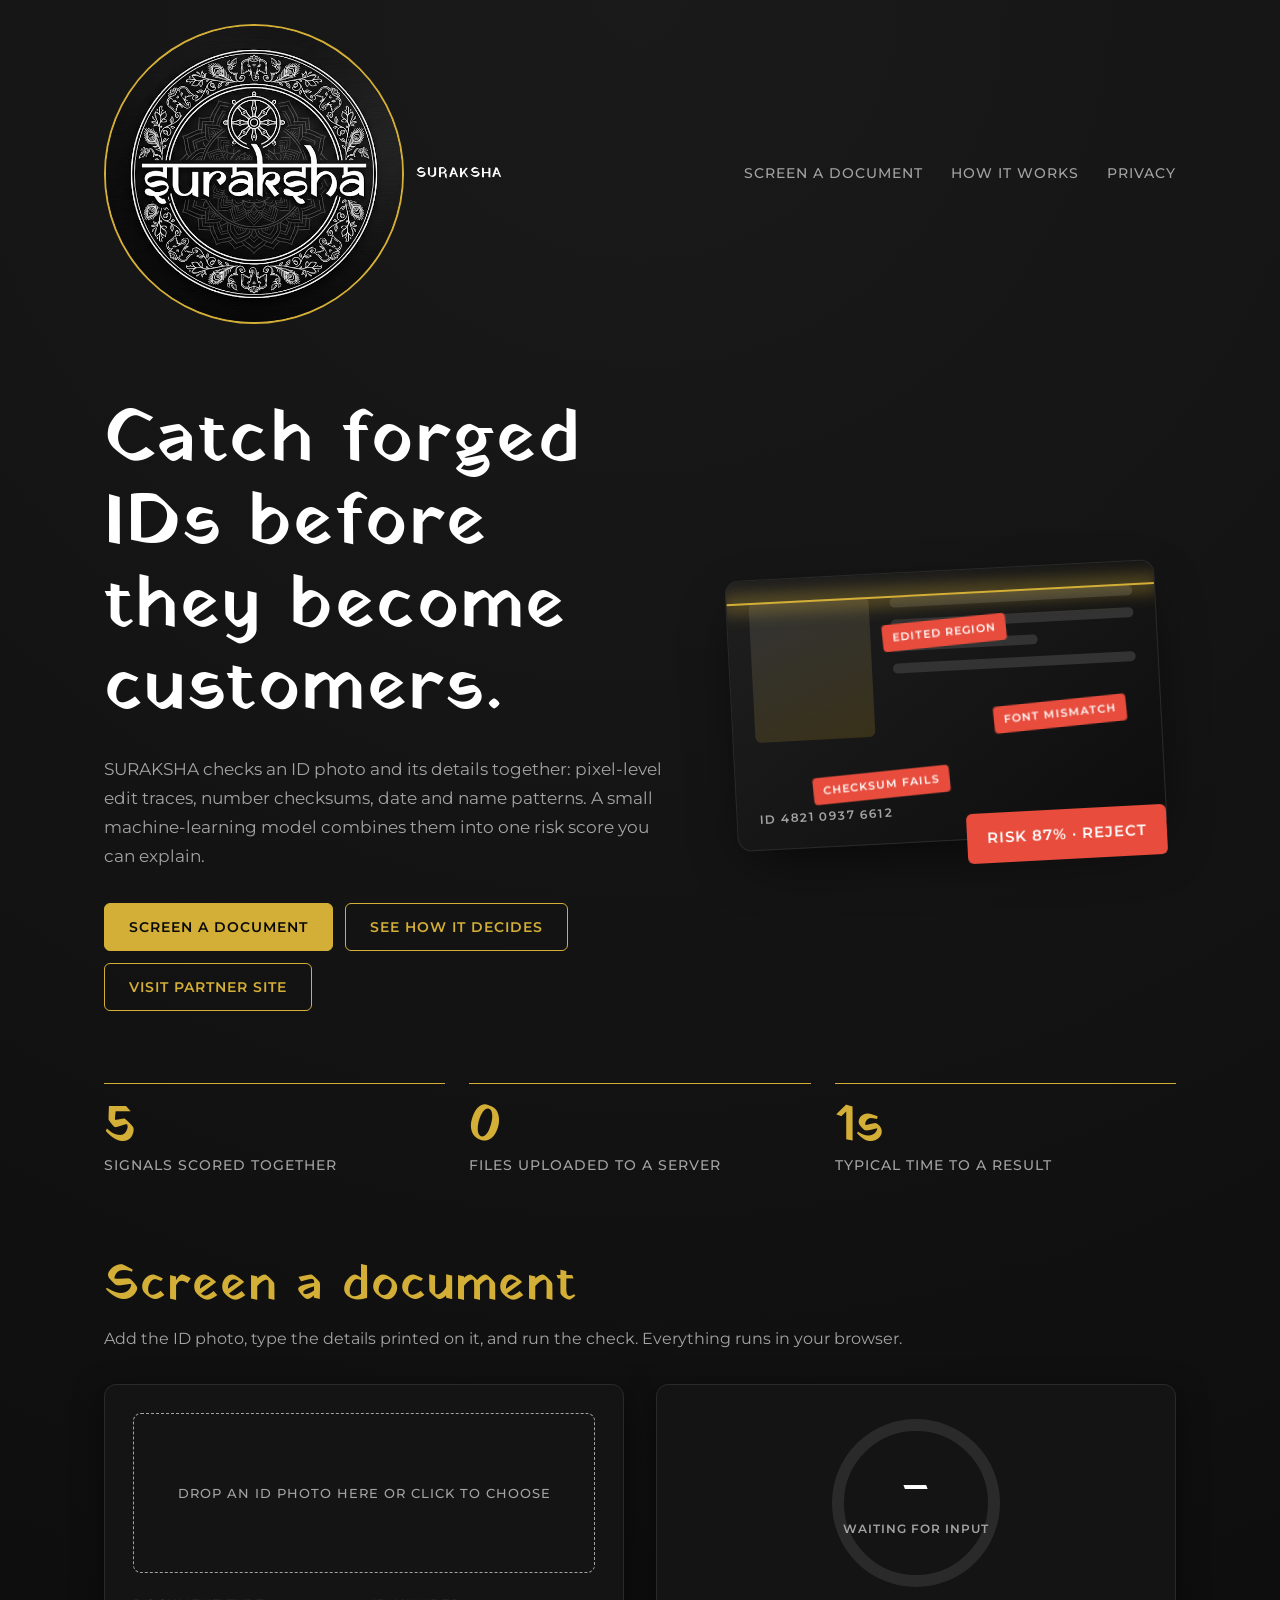
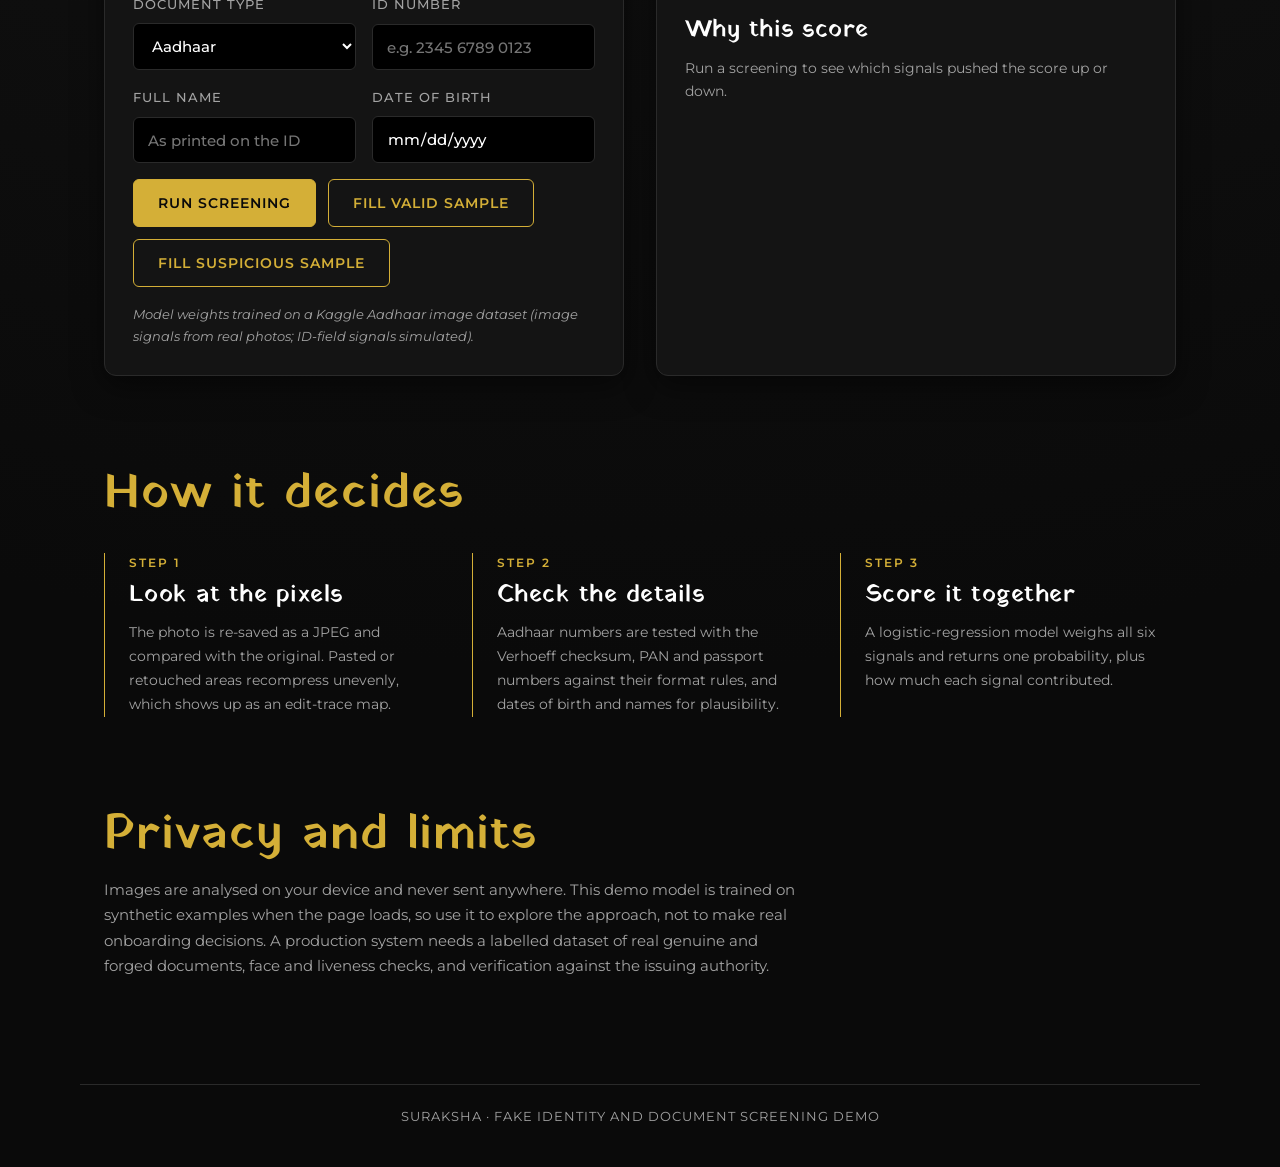
<file: index.html>
<!DOCTYPE html>
<html lang="en">
<head>
<meta charset="UTF-8">
<meta name="viewport" content="width=device-width, initial-scale=1, viewport-fit=cover">
<title>SURAKSHA — Fake identity & document screening</title>
<link rel="preconnect" href="https://fonts.googleapis.com">
<!-- Added Yatra One (Indian script style) for headings and Montserrat for clean paragraph text -->
<link rel="stylesheet" href="https://fonts.googleapis.com/css2?family=Montserrat:wght@400;500;600&family=Yatra+One&display=swap">
<link rel="stylesheet" href="style.css">
</head>
<body>
<header class="nav">
  <a class="logo" href="#top">
    <!-- Using the direct link to your generated logo, size increased to 60px -->
    <img src="watermarked_img_11655698013989311812.jpg" class="logo-img" alt="SURAKSHA Logo">SURAKSHA
  </a>
  <nav><a href="#demo">Screen a document</a><a href="#how">How it works</a><a href="#privacy">Privacy</a></nav>
</header>

<main id="top">
<section class="hero">
  <div class="hero-copy">
    <h1>Catch forged IDs before they become customers.</h1>
    <p class="lead">SURAKSHA checks an ID photo and its details together: pixel-level edit traces, number checksums, date and name patterns. A small machine-learning model combines them into one risk score you can explain.</p>
    
    <!-- ADDED THE NEW BUTTON HERE -->
    <div class="cta">
      <a class="btn primary" href="#demo">Screen a document</a>
      <a class="btn" href="#how">See how it decides</a>
      <a class="btn" href="https://nerd-omega-sliced.ngrok-free.dev" target="_blank" rel="noopener noreferrer">Visit Partner Site</a>
    </div>
    
  </div>
  <div class="hero-card" aria-hidden="true">
    <div class="idcard">
      <div class="photo"></div>
      <div class="lines"><i></i><i></i><i class="s"></i><i></i></div>
      <div class="chip">ID 4821 0937 6612</div>
      <div class="beam"></div>
      <span class="flag f1">Edited region</span>
      <span class="flag f2">Checksum fails</span>
      <span class="flag f3">Font mismatch</span>
    </div>
    <div class="verdict-chip">Risk 87% · Reject</div>
  </div>
</section>

<section class="facts">
  <div><b data-count="6">0</b><span>signals scored together</span></div>
  <div><b data-count="0">0</b><span>files uploaded to a server</span></div>
  <div><b data-count="1" data-suffix="s">0</b><span>typical time to a result</span></div>
</section>

<section id="demo" class="demo">
  <h2>Screen a document</h2>
  <p class="sub">Add the ID photo, type the details printed on it, and run the check. Everything runs in your browser.</p>
  <div class="demo-grid">
    <form id="form" class="panel" novalidate>
      <label class="drop" id="drop" tabindex="0">
        <input type="file" id="file" accept="image/*" hidden>
        <span id="dropText">Drop an ID photo here or click to choose</span>
        <canvas id="orig" width="1" height="1"></canvas>
      </label>
      <div class="row">
        <label>Document type
          <select id="type"><option value="aadhaar">Aadhaar</option><option value="pan">PAN</option><option value="passport">Passport</option></select>
        </label>
        <label>ID number<input id="idnum" placeholder="e.g. 2345 6789 0123" autocomplete="off"></label>
      </div>
      <div class="row">
        <label>Full name<input id="name" placeholder="As printed on the ID" autocomplete="off"></label>
        <label>Date of birth<input id="dob" type="date"></label>
      </div>
      <div class="actions">
        <button class="btn primary" type="submit">Run screening</button>
        <button class="btn" type="button" id="sampleGood">Fill valid sample</button>
        <button class="btn" type="button" id="sampleBad">Fill suspicious sample</button>
      </div>
      <p class="note" id="modelNote">Training model…</p>
    </form>

    <div class="panel result" id="result" aria-live="polite">
      <div class="gauge">
        <svg viewBox="0 0 120 120"><circle class="track" cx="60" cy="60" r="52"/><circle id="arc" class="arc" cx="60" cy="60" r="52"/></svg>
        <div class="gnum"><b id="score">–</b><small id="verdict">Waiting for input</small></div>
      </div>
      <div class="detail">
        <h3>Why this score</h3>
        <ul id="factors"><li class="empty">Run a screening to see which signals pushed the score up or down.</li></ul>
        <div class="ela" id="elaWrap" hidden><canvas id="ela"></canvas><p>Edit-trace map: brighter areas recompress differently from the rest of the image.</p></div>
        <button class="btn" id="download" type="button" hidden>Show report (JSON)</button><pre id="report" hidden></pre>
      </div>
    </div>
  </div>
</section>

<section id="how" class="how">
  <h2>How it decides</h2>
  <ol>
    <li><h3>Look at the pixels</h3><p>The photo is re-saved as a JPEG and compared with the original. Pasted or retouched areas recompress unevenly, which shows up as an edit-trace map.</p></li>
    <li><h3>Check the details</h3><p>Aadhaar numbers are tested with the Verhoeff checksum, PAN and passport numbers against their format rules, and dates of birth and names for plausibility.</p></li>
    <li><h3>Score it together</h3><p>A logistic-regression model weighs all six signals and returns one probability, plus how much each signal contributed.</p></li>
  </ol>
</section>

<section id="privacy" class="privacy">
  <h2>Privacy and limits</h2>
  <p>Images are analysed on your device and never sent anywhere. This demo model is trained on synthetic examples when the page loads, so use it to explore the approach, not to make real onboarding decisions. A production system needs a labelled dataset of real genuine and forged documents, face and liveness checks, and verification against the issuing authority.</p>
</section>
</main>
<footer>SURAKSHA · Fake identity and document screening demo</footer>
<script src="app.js"></script>
</body>
</html>
</file>
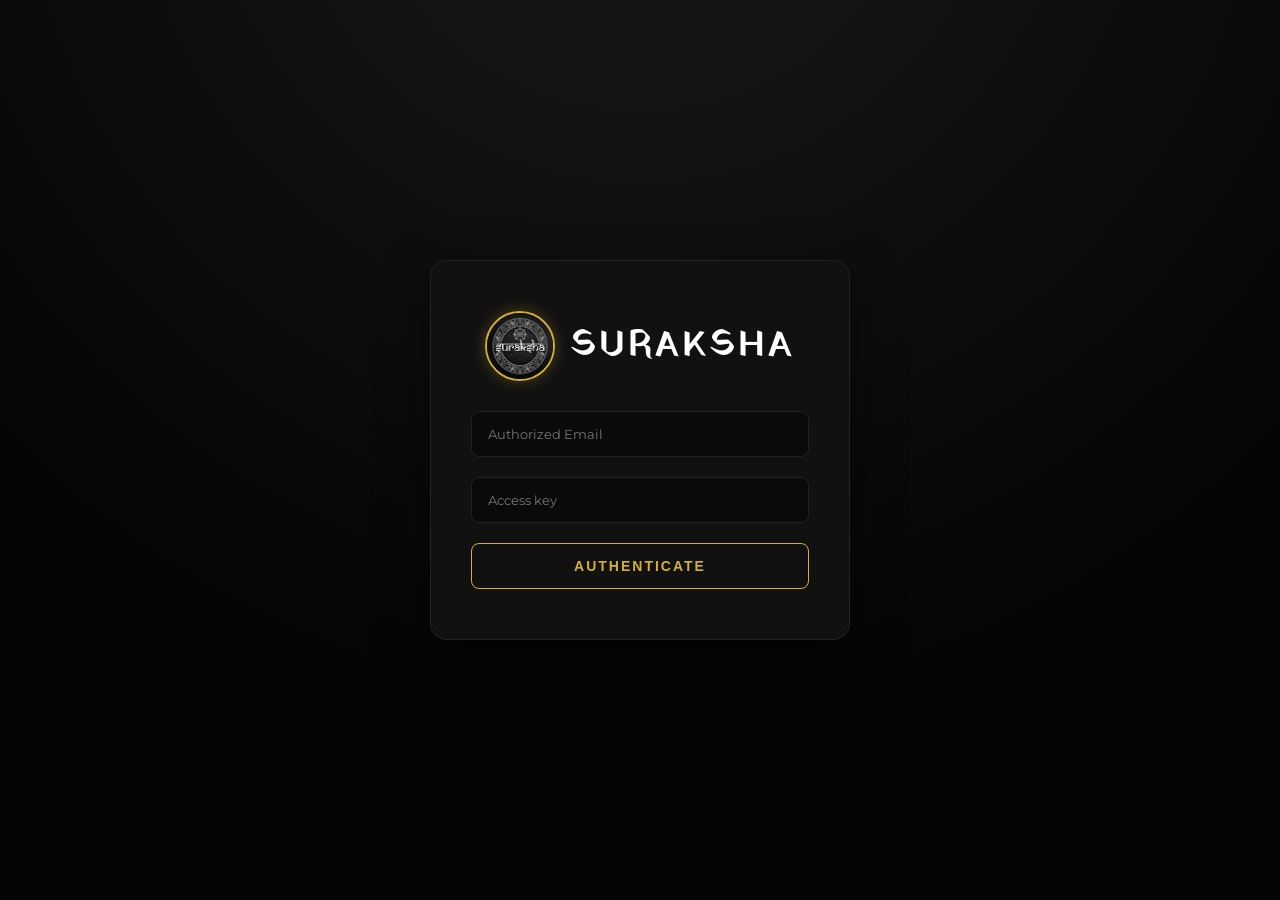
<file: frontend/index.html>
<!DOCTYPE html>
<html lang="en">
<head>
<meta charset="UTF-8">
<meta name="viewport" content="width=device-width, initial-scale=1.0">
<title>SURAKSHA | Portal</title>
<link rel="preconnect" href="https://fonts.googleapis.com">
<link rel="stylesheet" href="https://fonts.googleapis.com/css2?family=Montserrat:wght@300;400;500;600;700&family=Yatra+One&display=swap">
<link rel="stylesheet" href="style.css">
</head>
<body>

  <!-- 1. LOGIN SCREEN (prototype only: any email/password is accepted) -->
  <div id="login-screen" class="fade-in">
    <div class="login-card">
      <div class="logo-container">
        <img src="watermarked_img_11655698013989311812.jpg" class="logo-img" alt="SURAKSHA Logo">
        <h1 class="brand-text">Suraksha</h1>
      </div>
      <form id="login-form">
        <input type="email" id="email" placeholder="Authorized Email" required>
        <input type="password" id="password" placeholder="Access key" required>
        <button type="submit" class="btn" id="login-btn">Authenticate</button>
      </form>
    </div>
  </div>

  <!-- 2. DASHBOARD / WORKSPACE -->
  <div id="dashboard-screen" class="hidden">
    <header class="dash-header">
      <div class="logo-container">
        <img src="watermarked_img_11655698013989311812.jpg" class="logo-img" alt="SURAKSHA">
        <h1 class="brand-text">Suraksha Intelligence</h1>
      </div>
      <button class="logout-btn" id="logout-btn">Secure Logout</button>
    </header>

    <div class="workspace">

      <!-- Upload Panel -->
      <div class="panel">
        <h2 class="panel-title">Document Input</h2>
        <p style="color:var(--text-muted); font-size:13px; margin-bottom:20px;">
          Upload a JPEG or PNG of the ID card and a live photo of the person for OCR, face matching and document screening.
        </p>

        <div class="upload-zone" id="drop-zone">
          <input type="file" id="file-input" accept=".jpg,.jpeg,.png" hidden>
          <div class="upload-icon">&#8682;</div>
          <div class="upload-text">Drag &amp; Drop ID Document Here</div>
          <div class="upload-sub">or click to browse local files</div>
          <div class="scan-container" id="scan-overlay">
            <div class="scan-line"></div>
            <div class="scan-text">ANALYZING DOCUMENT...</div>
          </div>
        </div>
        <div id="file-info" style="margin-top: 15px; font-size: 13px; color: var(--gold); text-align: center;"></div>

        <!-- Live photo (required by the backend for face matching) -->
        <div style="margin-top:18px;">
          <label for="live-input" style="font-size:13px; color:var(--text-muted); display:block; margin-bottom:6px;">Live photo of the person</label>
          <input type="file" id="live-input" accept=".jpg,.jpeg,.png" capture="user" style="font-size:13px; color:var(--text-muted);">
          <div id="live-info" style="margin-top:6px; font-size:13px; color: var(--gold);"></div>
        </div>

        <button class="btn" style="margin-top:20px; width:100%;" id="scan-btn" disabled>Run Screening</button>
      </div>

      <!-- Results Panel -->
      <div class="panel">
        <h2 class="panel-title">Screening Report</h2>

        <div class="results-placeholder" id="results-empty">
          Awaiting document and live photo...
        </div>

        <div class="results-content" id="results-data">

          <div class="score-circle" id="score-ring">
            <div class="score-num" id="score-text">--</div>
            <div class="score-label" id="score-label-text">Document risk</div>
          </div>

          <div class="data-row">
            <span class="data-label">Decision</span>
            <span class="data-value" id="res-status">--</span>
          </div>
          <div class="data-row">
            <span class="data-label">Face match</span>
            <span class="data-value" id="res-face">--</span>
          </div>
          <div class="data-row">
            <span class="data-label">Document text checks</span>
            <span class="data-value" id="res-format-status">--</span>
          </div>

          <div class="nlm-analysis">
            <div class="nlm-title">Why this score</div>
            <div class="nlm-text" id="res-notes">--</div>
            <ul id="res-flags" style="margin:10px 0 0 18px; padding:0; font-size:13px; line-height:1.6;"></ul>
          </div>

          <p style="margin-top:14px; font-size:11px; color:var(--text-muted);">
            Screening signal only. A trained officer makes the final decision.
          </p>

          <button class="btn" style="margin-top:14px;" id="reset-btn">Process Next Document</button>
        </div>

      </div>
    </div>
  </div>

  <script src="app.js"></script>
</body>
</html>
</file>
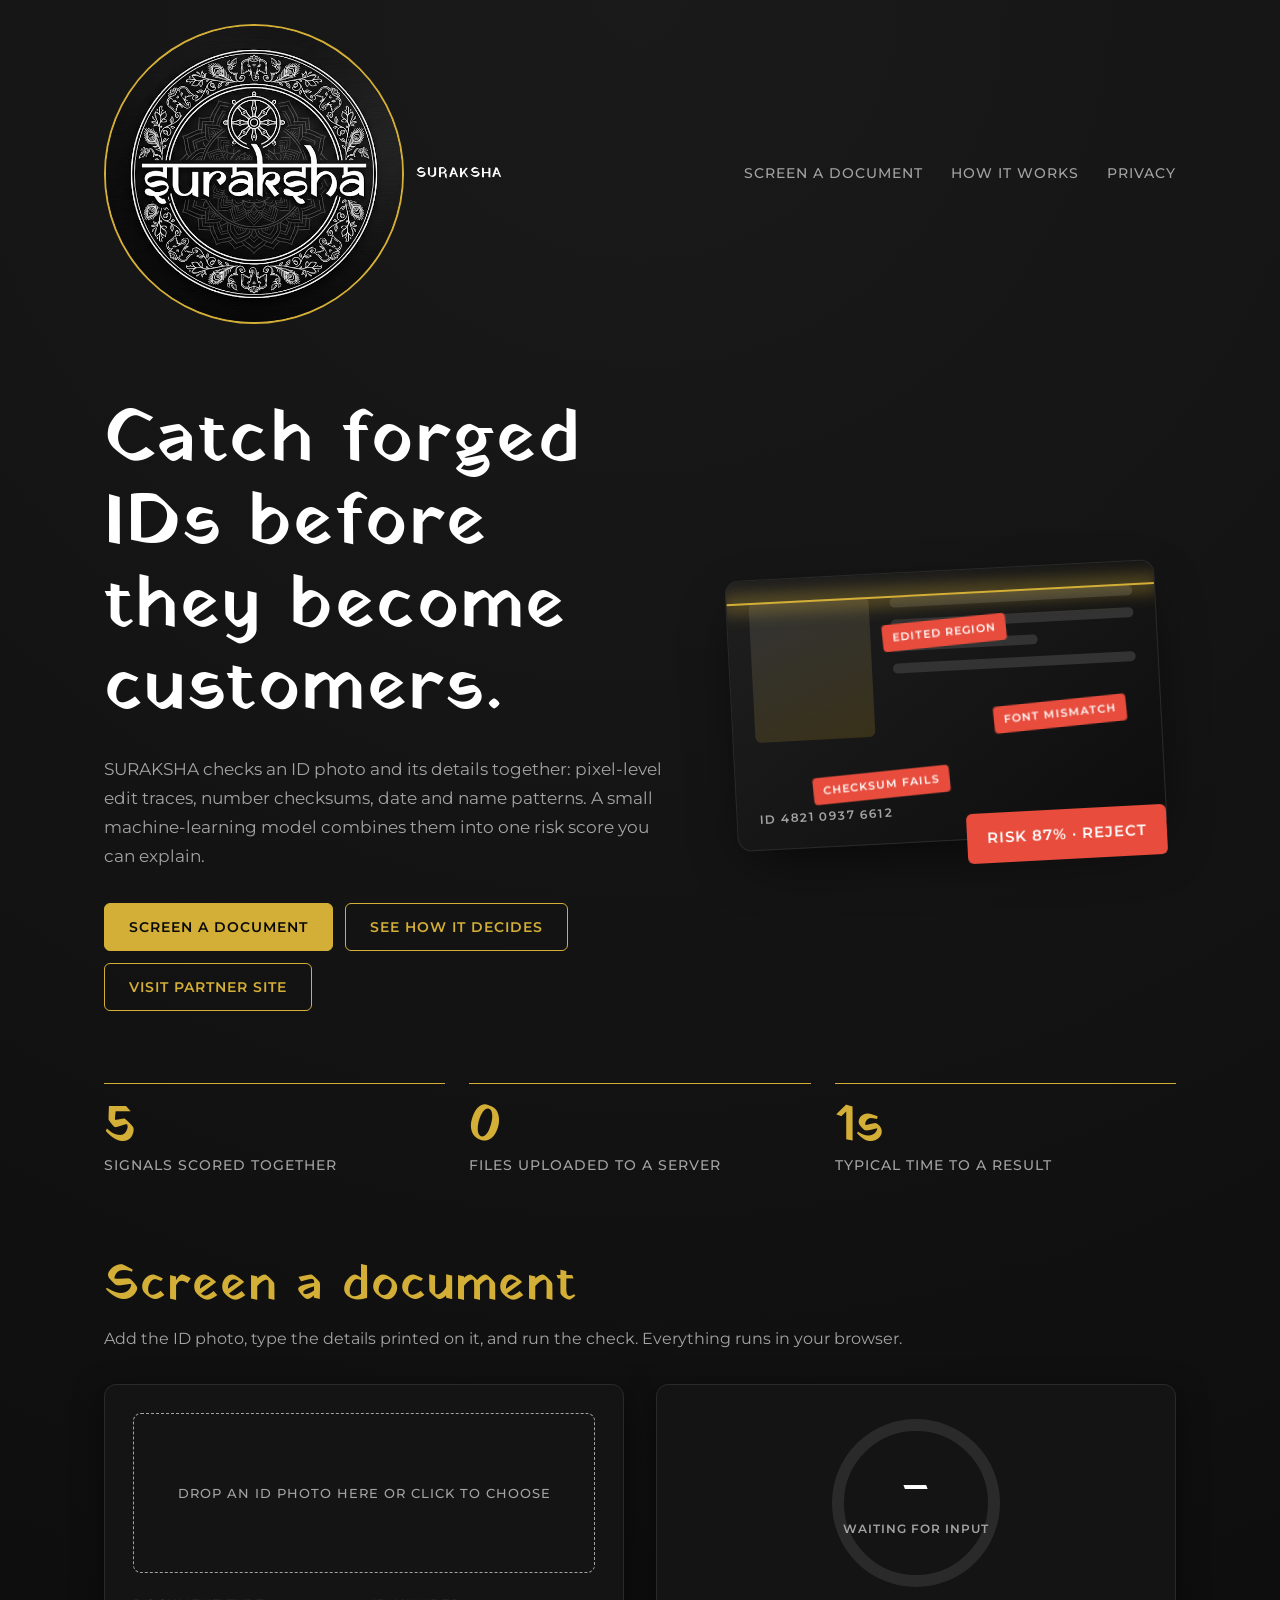
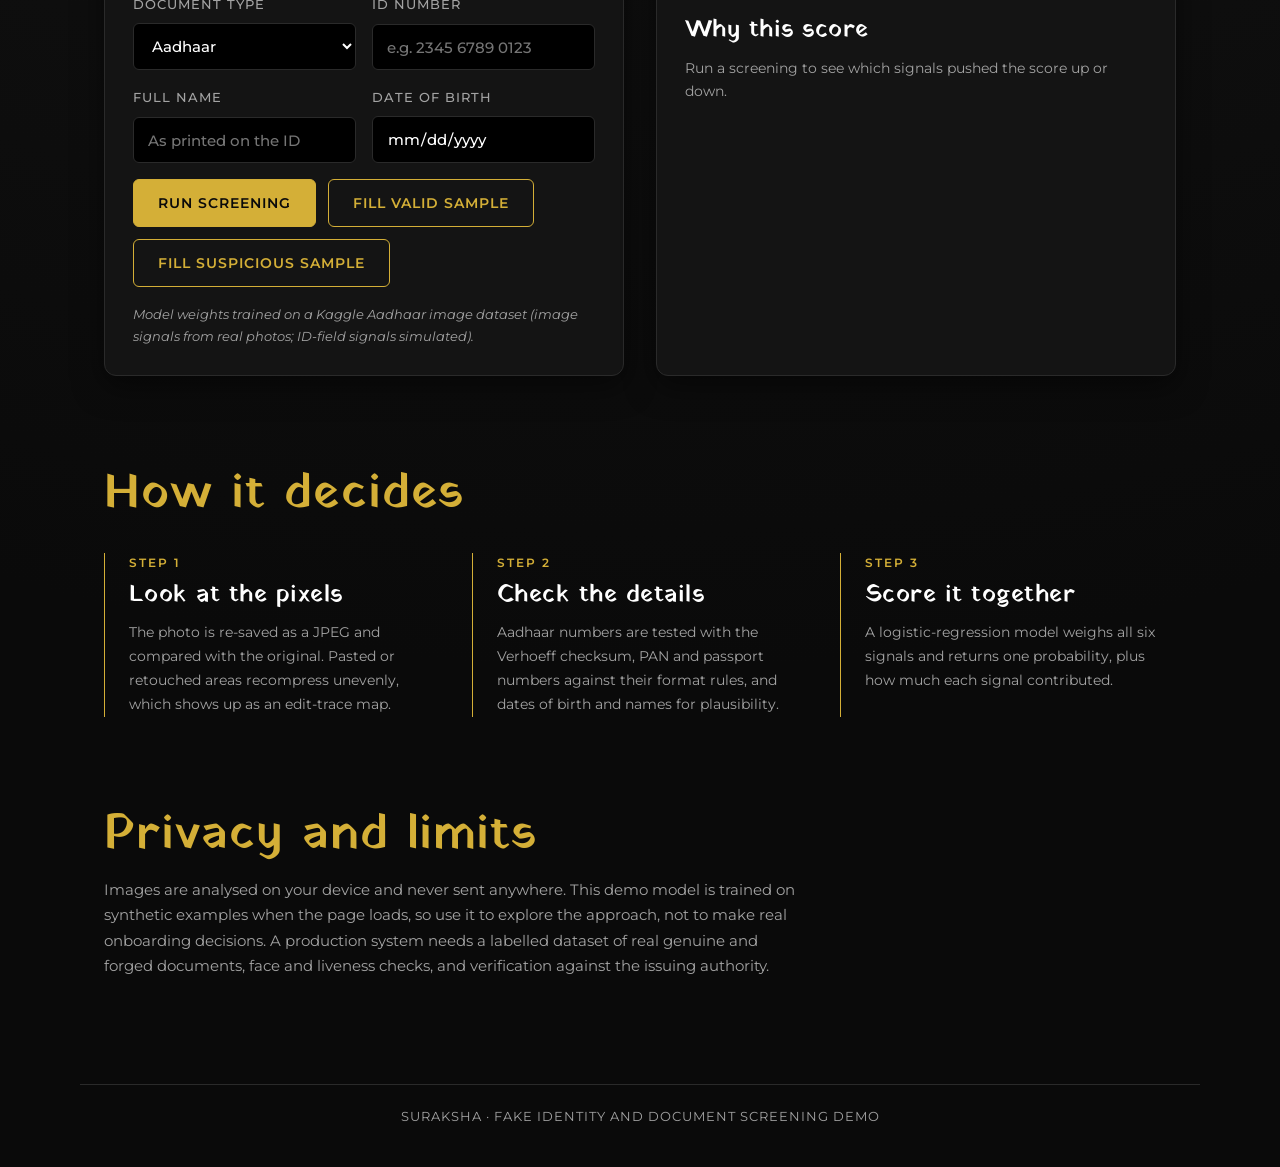
<file: dashboard.html>
<!DOCTYPE html>
<html lang="en">
<head>
  <meta charset="UTF-8" />
  <meta name="viewport" content="width=device-width, initial-scale=1.0" />
  <title>AI Fake ID Detector — Dashboard</title>
  <link href="https://fonts.googleapis.com/css2?family=Inter:wght@400;500;600;700&display=swap" rel="stylesheet" />
  <link rel="stylesheet" href="https://cdnjs.cloudflare.com/ajax/libs/font-awesome/6.5.0/css/all.min.css" />
  <style>
    *, *::before, *::after { box-sizing: border-box; margin: 0; padding: 0; }
    body {
      font-family: 'Inter', sans-serif;
      background: #0f172a;
      color: #e2e8f0;
      min-height: 100vh;
      display: flex;
      align-items: center;
      justify-content: center;
    }
    .dashboard {
      text-align: center;
      padding: 3rem;
      background: rgba(30, 41, 59, 0.8);
      border: 1px solid rgba(99, 102, 241, 0.3);
      border-radius: 1.5rem;
      max-width: 600px;
    }
    .dashboard i.fa-check-circle { font-size: 4rem; color: #22c55e; margin-bottom: 1rem; }
    .dashboard h1 { font-size: 1.8rem; margin-bottom: 0.5rem; }
    .dashboard p { color: #94a3b8; margin-bottom: 1.5rem; }
    .dashboard .user-info { color: #818cf8; font-weight: 600; font-size: 1.1rem; margin-bottom: 2rem; }
    .btn-logout {
      background: linear-gradient(135deg, #ef4444, #dc2626);
      color: #fff;
      padding: 0.75rem 2rem;
      border: none;
      border-radius: 0.75rem;
      font-size: 1rem;
      cursor: pointer;
      transition: transform 0.2s;
    }
    .btn-logout:hover { transform: translateY(-2px); }
  </style>
</head>
<body>
  <div class="dashboard">
    <i class="fas fa-check-circle"></i>
    <h1>Login Successful!</h1>
    <p>Welcome to the AI-Based Fake Identification Detection Dashboard</p>
    <div class="user-info" id="user-info"></div>
    <button class="btn-logout" id="btn-logout">
      <i class="fas fa-sign-out-alt"></i> Logout
    </button>
  </div>

  <script>
    const token = localStorage.getItem('token');
    const user  = JSON.parse(localStorage.getItem('user') || '{}');

    if (!token) {
      window.location.href = 'index.html';
    }

    document.getElementById('user-info').textContent =
      `Logged in as: ${user.fullname || user.email || 'User'}`;

    document.getElementById('btn-logout').addEventListener('click', () => {
      localStorage.removeItem('token');
      localStorage.removeItem('user');
      window.location.href = 'index.html';
    });
  </script>
</body>
</html>
</file>
<file: style.css>
/* Deep black/gold Indian-inspired theme */
:root {
  --bg: #0a0a0a;
  --text: #ffffff;
  --pn: #141414;
  --line: #2a2a2a;
  --muted: #a3a3a3;
  --teal: #d4af37; /* Replaced bright teal with elegant Gold */
  --stamp: #e74c3c;
  --amber: #f39c12;
  --card: #141414;
}

*{box-sizing:border-box}:root{padding-top:env(safe-area-inset-top,0px);padding-bottom:env(safe-area-inset-bottom,0px)}
pre#report{white-space:pre-wrap;font-size:13px;background:var(--bg);border:1.5px solid var(--line);border-radius:8px;padding:12px;margin:12px 0 0;overflow-x:auto}
html{scroll-behavior:smooth}

body {
  margin:0;
  /* Montserrat for clean, readable body paragraphs */
  font: 15px/1.7 "Montserrat", system-ui, sans-serif;
  color: var(--text);
  background: var(--bg);
  background-image: radial-gradient(circle at 50% 0%, #1a1a1a 0%, transparent 80%);
}

/* Yatra One script for culturally rich headings */
h1, h2, h3, .logo, .gnum b, .facts b {
  font-family: "Yatra One", serif;
  line-height: 1.15;
  margin: 0;
  font-weight: 400;
  letter-spacing: 0.02em;
}

section,.nav,footer{max-width:1120px;margin:0 auto;padding-left:24px;padding-right:24px}
.nav{display:flex;justify-content:space-between;align-items:center;padding-top:24px;padding-bottom:20px}
.nav nav{display:flex;gap:28px}.nav a{color:var(--muted);text-decoration:none;font-weight:500;font-size:14px;letter-spacing:1px;text-transform:uppercase}.nav a:hover{color:var(--teal)}

.logo{font-size:28px;color:var(--text)!important;display:flex;align-items:center;gap:12px;text-transform:uppercase;letter-spacing:2px}
.logo-img{width:300px;height:300px;border-radius:200%;object-fit:cover;border:2px solid var(--teal); background: #000;}
:focus-visible{outline:2px solid var(--teal);outline-offset:3px}

.hero{display:grid;grid-template-columns:1.1fr .9fr;gap:48px;align-items:center;padding-top:56px;padding-bottom:72px}
h1{font-size:clamp(44px,6vw,72px)}
.lead{font-size:17px;color:var(--muted);max-width:52ch;margin:24px 0 32px}
.cta,.actions{display:flex;gap:12px;flex-wrap:wrap}
.btn{font:600 14px "Montserrat",sans-serif;text-transform:uppercase;letter-spacing:1px;padding:14px 24px;border-radius:6px;border:1px solid var(--teal);background:transparent;color:var(--teal);text-decoration:none;cursor:pointer;transition:transform .15s,background .15s, color .15s}
.btn:hover{transform:translateY(-2px);background:color-mix(in srgb,var(--teal) 10%,transparent)}.btn.primary{background:var(--teal);color:var(--bg)}
.btn.primary:hover{background:#eed47e;color:var(--bg)}

.hero-copy>*{animation:rise .7s both}.hero-copy p{animation-delay:.1s}.hero-copy .cta{animation-delay:.2s}
@keyframes rise{from{opacity:0;transform:translateY(16px)}}

.hero-card{position:relative;justify-self:center;width:100%;max-width:430px}
.idcard{position:relative;aspect-ratio:1.586;background:linear-gradient(145deg, #1f1f1f, #0d0d0d);border:1px solid var(--line);border-radius:14px;padding:22px;overflow:hidden;box-shadow:0 20px 60px -20px rgba(0,0,0,0.8);transform:rotate(-3deg)}
.photo{position:absolute;left:22px;top:22px;width:28%;height:52%;border-radius:6px;background:linear-gradient(160deg,#333,color-mix(in srgb,var(--teal) 20%,#111))}
.lines{position:absolute;left:38%;top:24px;right:22px;display:grid;gap:12px}
.lines i{display:block;height:10px;border-radius:5px;background:#333}.lines i.s{width:60%}
.chip{position:absolute;left:22px;bottom:20px;font-weight:600;letter-spacing:.12em;color:var(--muted);font-family:"Montserrat", sans-serif;font-size:12px}
.beam{position:absolute;left:0;right:0;height:2px;background:var(--teal);box-shadow:0 0 18px 6px color-mix(in srgb,var(--teal) 45%,transparent);animation:scan 3.6s ease-in-out infinite}
@keyframes scan{0%{top:0}50%{top:100%}100%{top:0}}

.flag{position:absolute;font-size:11px;text-transform:uppercase;letter-spacing:1px;font-weight:600;color:#fff;background:var(--stamp);padding:4px 10px;border-radius:4px;opacity:0;animation:pop .5s forwards}
.f1{left:36%;top:18%;animation-delay:1.1s}.f2{left:18%;bottom:17%;animation-delay:1.9s}.f3{right:8%;top:50%;animation-delay:2.7s}
@keyframes pop{from{opacity:0;transform:scale(.6) rotate(-6deg)}to{opacity:1;transform:scale(1) rotate(-3deg)}}
.verdict-chip{position:absolute;right:-6px;bottom:-18px;background:var(--stamp);color:#fff;font-weight:600;text-transform:uppercase;letter-spacing:1px;padding:12px 20px;border-radius:6px;transform:rotate(4deg);animation:pop .5s 3.3s both}

.facts{display:grid;grid-template-columns:repeat(3,1fr);gap:24px;padding-bottom:80px}
.facts div{border-top:1px solid var(--teal);padding-top:16px}
.facts b{font-size: 52px; display:block; line-height:1; color:var(--teal)}
.facts span{color:var(--muted);font-size:14px;text-transform:uppercase;letter-spacing:1px;font-weight:500}

.demo,.how,.privacy{padding-bottom:90px}
h2{font-size:clamp(32px,4vw,48px);margin-bottom:12px;color:var(--teal)}.sub{color:var(--muted);margin:0 0 32px;font-size:16px}
.demo-grid{display:grid;grid-template-columns:1fr 1fr;gap:32px}
.panel{background:var(--pn);border:1px solid var(--line);border-radius:12px;padding:28px;box-shadow:0 10px 30px rgba(0,0,0,0.5)}

.drop{display:grid;place-items:center;min-height:160px;border:1px dashed var(--muted);border-radius:8px;cursor:pointer;margin-bottom:20px;overflow:hidden;color:var(--muted);text-align:center;padding:10px;transition:border-color .2s,background .2s,color .2s}
.drop:hover,.drop.over{border-color:var(--teal);color:var(--teal);background:color-mix(in srgb,var(--teal) 5%,transparent)}
.drop canvas{max-width:100%;max-height:200px;display:none;border-radius:6px}.drop.has canvas{display:block}.drop.has span{display:none}

.row{display:grid;grid-template-columns:1fr 1fr;gap:16px;margin-bottom:16px}
label{display:grid;gap:8px;font-weight:500;font-size:13px;text-transform:uppercase;letter-spacing:1px;color:var(--muted)}
input,select{font:500 15px "Montserrat",sans-serif;padding:12px 14px;border-radius:6px;border:1px solid var(--line);background:#000;color:var(--text);width:100%;transition:border-color .2s}
input:focus,select:focus{border-color:var(--teal);outline:none}

.note{color:var(--muted);font-size:13px;margin:16px 0 0;font-style:italic}
.result{display:grid;gap:24px;align-content:start}
.gauge{position:relative;width:180px;height:180px;margin:0 auto}
.gauge svg{transform:rotate(-90deg)}.track,.arc{fill:none;stroke-width:8}.track{stroke:var(--line)}
.arc{stroke:var(--teal);stroke-linecap:round;stroke-dasharray:326.7;stroke-dashoffset:326.7;transition:stroke-dashoffset 1.2s cubic-bezier(.2,.8,.2,1),stroke .4s}
.gnum{position:absolute;inset:0;display:grid;place-content:center;text-align:center}
.gnum b{font-size:48px;line-height:1;margin-bottom:4px}.gnum small{color:var(--muted);font-weight:600;font-size:12px;text-transform:uppercase;letter-spacing:1px}

h3{font-size:24px;margin-bottom:12px}
#factors{list-style:none;margin:0 0 20px;padding:0;display:grid;gap:12px}
#factors li{font-size:14px;background:#0a0a0a;padding:10px 14px;border-radius:6px;border:1px solid #1a1a1a}.empty{color:var(--muted);background:transparent!important;border:none!important;padding:0!important}
.fl{display:flex;justify-content:space-between;margin-bottom:8px;font-weight:500}
.bar{height:4px;border-radius:2px;background:#222;overflow:hidden}.bar i{display:block;height:100%;width:0;border-radius:2px;transition:width .9s .2s cubic-bezier(.2,.8,.2,1)}

.ela{margin-bottom:20px}.ela canvas{width:100%;border-radius:6px;border:1px solid var(--line)}.ela p{font-size:13px;color:var(--muted);margin:8px 0 0;font-style:italic}

.how ol{list-style:none;margin:32px 0 0;padding:0;display:grid;grid-template-columns:repeat(3,1fr);gap:32px;counter-reset:s}
.how li{counter-increment:s;border-left:1px solid var(--teal);padding-left:24px}
.how li::before{content:"STEP " counter(s);color:var(--teal);font-weight:600;font-size:12px;letter-spacing:2px;display:block;margin-bottom:8px}
.how p{color:var(--muted);margin:12px 0 0;font-size:14px}
.privacy p{max-width:70ch;color:var(--muted);font-size:15px}

footer{padding-top:20px;padding-bottom:40px;color:var(--muted);font-size:13px;text-align:center;border-top:1px solid var(--line);letter-spacing:1px;text-transform:uppercase}
.reveal{opacity:0;transform:translateY(20px);transition:opacity .7s,transform .7s}.reveal.in{opacity:1;transform:none}

@media(max-width:860px){.hero,.demo-grid,.how ol{grid-template-columns:1fr}.facts{grid-template-columns:1fr}.nav nav a:not(:first-child){display:none}.row{grid-template-columns:1fr}}
@media(prefers-reduced-motion:reduce){*{animation:none!important;transition:none!important}.flag,.verdict-chip{opacity:1}.reveal{opacity:1;transform:none}}
</file>
<file: frontend/style.css>
/* --- THEME & VARIABLES --- */
:root {
  --bg-dark: #050505;
  --bg-panel: #111111;
  --gold: #d4af37;
  --gold-glow: rgba(212, 175, 55, 0.3);
  --text-main: #ffffff;
  --text-muted: #888888;
  --border: #222222;
  --success: #2ecc71;
  --danger: #e74c3c;
}

* { box-sizing: border-box; margin: 0; padding: 0; }

body {
  font-family: 'Montserrat', sans-serif;
  background-color: var(--bg-dark);
  color: var(--text-main);
  overflow-x: hidden;
  background-image: radial-gradient(circle at 50% -20%, #1a1a1a 0%, var(--bg-dark) 70%);
  min-height: 100vh;
}

h1, h2, h3, .brand-text {
  font-family: 'Yatra One', serif;
  font-weight: 400;
  letter-spacing: 1px;
}

/* --- TYPOGRAPHY & LOGO --- */
.logo-container {
  display: flex;
  align-items: center;
  justify-content: center;
  gap: 15px;
  margin-bottom: 30px;
}
.logo-img {
  width: 70px;
  height: 70px;
  border-radius: 50%;
  border: 2px solid var(--gold);
  box-shadow: 0 0 15px var(--gold-glow);
  object-fit: cover;
}
.brand-text {
  font-size: 36px;
  color: var(--text-main);
  text-transform: uppercase;
  letter-spacing: 3px;
}

/* --- ANIMATIONS --- */
@keyframes fadeIn { from { opacity: 0; transform: translateY(20px); } to { opacity: 1; transform: translateY(0); } }
@keyframes scanline { 0% { top: 0%; } 50% { top: 100%; } 100% { top: 0%; } }
@keyframes pulse { 0% { box-shadow: 0 0 0 0 var(--gold-glow); } 70% { box-shadow: 0 0 0 15px rgba(212,175,55,0); } 100% { box-shadow: 0 0 0 0 rgba(212,175,55,0); } }

.fade-in { animation: fadeIn 0.6s cubic-bezier(0.16, 1, 0.3, 1) forwards; }
.hidden { display: none !important; }

/* --- BUTTONS & INPUTS --- */
input {
  width: 100%;
  padding: 14px 16px;
  background: #0a0a0a;
  border: 1px solid var(--border);
  border-radius: 8px;
  color: white;
  font-family: 'Montserrat', sans-serif;
  margin-bottom: 20px;
  transition: all 0.3s ease;
}
input:focus {
  outline: none;
  border-color: var(--gold);
  box-shadow: 0 0 8px var(--gold-glow);
}
.btn {
  width: 100%;
  padding: 14px;
  background: transparent;
  border: 1px solid var(--gold);
  color: var(--gold);
  border-radius: 8px;
  font-size: 14px;
  font-weight: 600;
  text-transform: uppercase;
  letter-spacing: 2px;
  cursor: pointer;
  transition: all 0.3s ease;
}
.btn:hover {
  background: var(--gold);
  color: var(--bg-dark);
  box-shadow: 0 5px 15px var(--gold-glow);
}

/* --- LOGIN SCREEN --- */
#login-screen {
  min-height: 100vh;
  display: flex;
  flex-direction: column;
  align-items: center;
  justify-content: center;
}
.login-card {
  background: var(--bg-panel);
  padding: 50px 40px;
  border-radius: 16px;
  border: 1px solid var(--border);
  width: 100%;
  max-width: 420px;
  box-shadow: 0 20px 50px rgba(0,0,0,0.5);
}

/* --- DASHBOARD SCREEN --- */
#dashboard-screen {
  padding: 40px 5%;
  max-width: 1400px;
  margin: 0 auto;
}
.dash-header {
  display: flex;
  justify-content: space-between;
  align-items: center;
  border-bottom: 1px solid var(--border);
  padding-bottom: 20px;
  margin-bottom: 40px;
}
.dash-header .logo-container { margin-bottom: 0; }
.dash-header .logo-img { width: 50px; height: 50px; }
.dash-header .brand-text { font-size: 24px; }

.logout-btn {
  background: none; border: none; color: var(--text-muted); cursor: pointer; font-family: 'Montserrat'; font-weight: 600; text-transform: uppercase; transition: color 0.2s;
}
.logout-btn:hover { color: var(--gold); }

.workspace {
  display: grid;
  grid-template-columns: 1fr 1fr;
  gap: 40px;
}
@media(max-width: 900px) { .workspace { grid-template-columns: 1fr; } }

.panel {
  background: var(--bg-panel);
  border: 1px solid var(--border);
  border-radius: 12px;
  padding: 30px;
  box-shadow: 0 10px 30px rgba(0,0,0,0.3);
}
.panel-title {
  font-size: 22px;
  color: var(--gold);
  margin-bottom: 20px;
  border-bottom: 1px solid #222;
  padding-bottom: 10px;
}

/* --- UPLOAD ZONE --- */
.upload-zone {
  border: 2px dashed var(--text-muted);
  border-radius: 12px;
  height: 350px;
  display: flex;
  flex-direction: column;
  align-items: center;
  justify-content: center;
  cursor: pointer;
  transition: all 0.3s ease;
  background: rgba(0,0,0,0.2);
  position: relative;
  overflow: hidden;
}
.upload-zone:hover, .upload-zone.dragover {
  border-color: var(--gold);
  background: rgba(212, 175, 55, 0.05);
}
.upload-icon {
  font-size: 40px;
  margin-bottom: 15px;
  color: var(--gold);
}
.upload-text {
  font-size: 16px;
  font-weight: 500;
  margin-bottom: 8px;
}
.upload-sub {
  font-size: 12px;
  color: var(--text-muted);
}

/* --- SCANNING EFFECT --- */
.scan-container {
  position: absolute;
  inset: 0;
  background: rgba(0,0,0,0.7);
  display: none;
  flex-direction: column;
  align-items: center;
  justify-content: center;
}
.scan-container.active { display: flex; }
.scan-line {
  position: absolute;
  width: 100%;
  height: 2px;
  background: var(--gold);
  box-shadow: 0 0 20px 5px var(--gold-glow);
  animation: scanline 2s linear infinite;
}
.scan-text {
  color: var(--gold);
  font-weight: 600;
  letter-spacing: 2px;
  animation: pulse 1.5s infinite;
}

/* --- RESULTS AREA (NLM DETECTION) --- */
.results-placeholder {
  height: 100%;
  display: flex;
  align-items: center;
  justify-content: center;
  color: var(--text-muted);
  font-style: italic;
  text-align: center;
}

.results-content { display: none; }
.results-content.active { display: block; animation: fadeIn 0.5s forwards; }

.score-circle {
  width: 120px;
  height: 120px;
  border-radius: 50%;
  border: 4px solid var(--success);
  display: flex;
  flex-direction: column;
  align-items: center;
  justify-content: center;
  margin: 0 auto 30px;
  box-shadow: 0 0 20px rgba(46, 204, 113, 0.2);
}
.score-circle.danger { border-color: var(--danger); box-shadow: 0 0 20px rgba(231, 76, 60, 0.2); }
.score-num { font-size: 32px; font-weight: 700; font-family: 'Yatra One'; }
.score-label { font-size: 11px; text-transform: uppercase; letter-spacing: 1px; color: var(--text-muted); }

.data-row {
  display: flex;
  justify-content: space-between;
  padding: 12px 0;
  border-bottom: 1px solid var(--border);
}
.data-label { color: var(--text-muted); font-size: 13px; text-transform: uppercase; }
.data-value { font-weight: 500; font-size: 14px; }

.nlm-analysis {
  margin-top: 25px;
  background: #0a0a0a;
  padding: 15px;
  border-radius: 8px;
  border-left: 3px solid var(--gold);
}
.nlm-title { font-size: 12px; color: var(--gold); text-transform: uppercase; margin-bottom: 8px; font-weight: 600;}
.nlm-text { font-size: 13px; line-height: 1.6; color: #ccc; }
</file>
